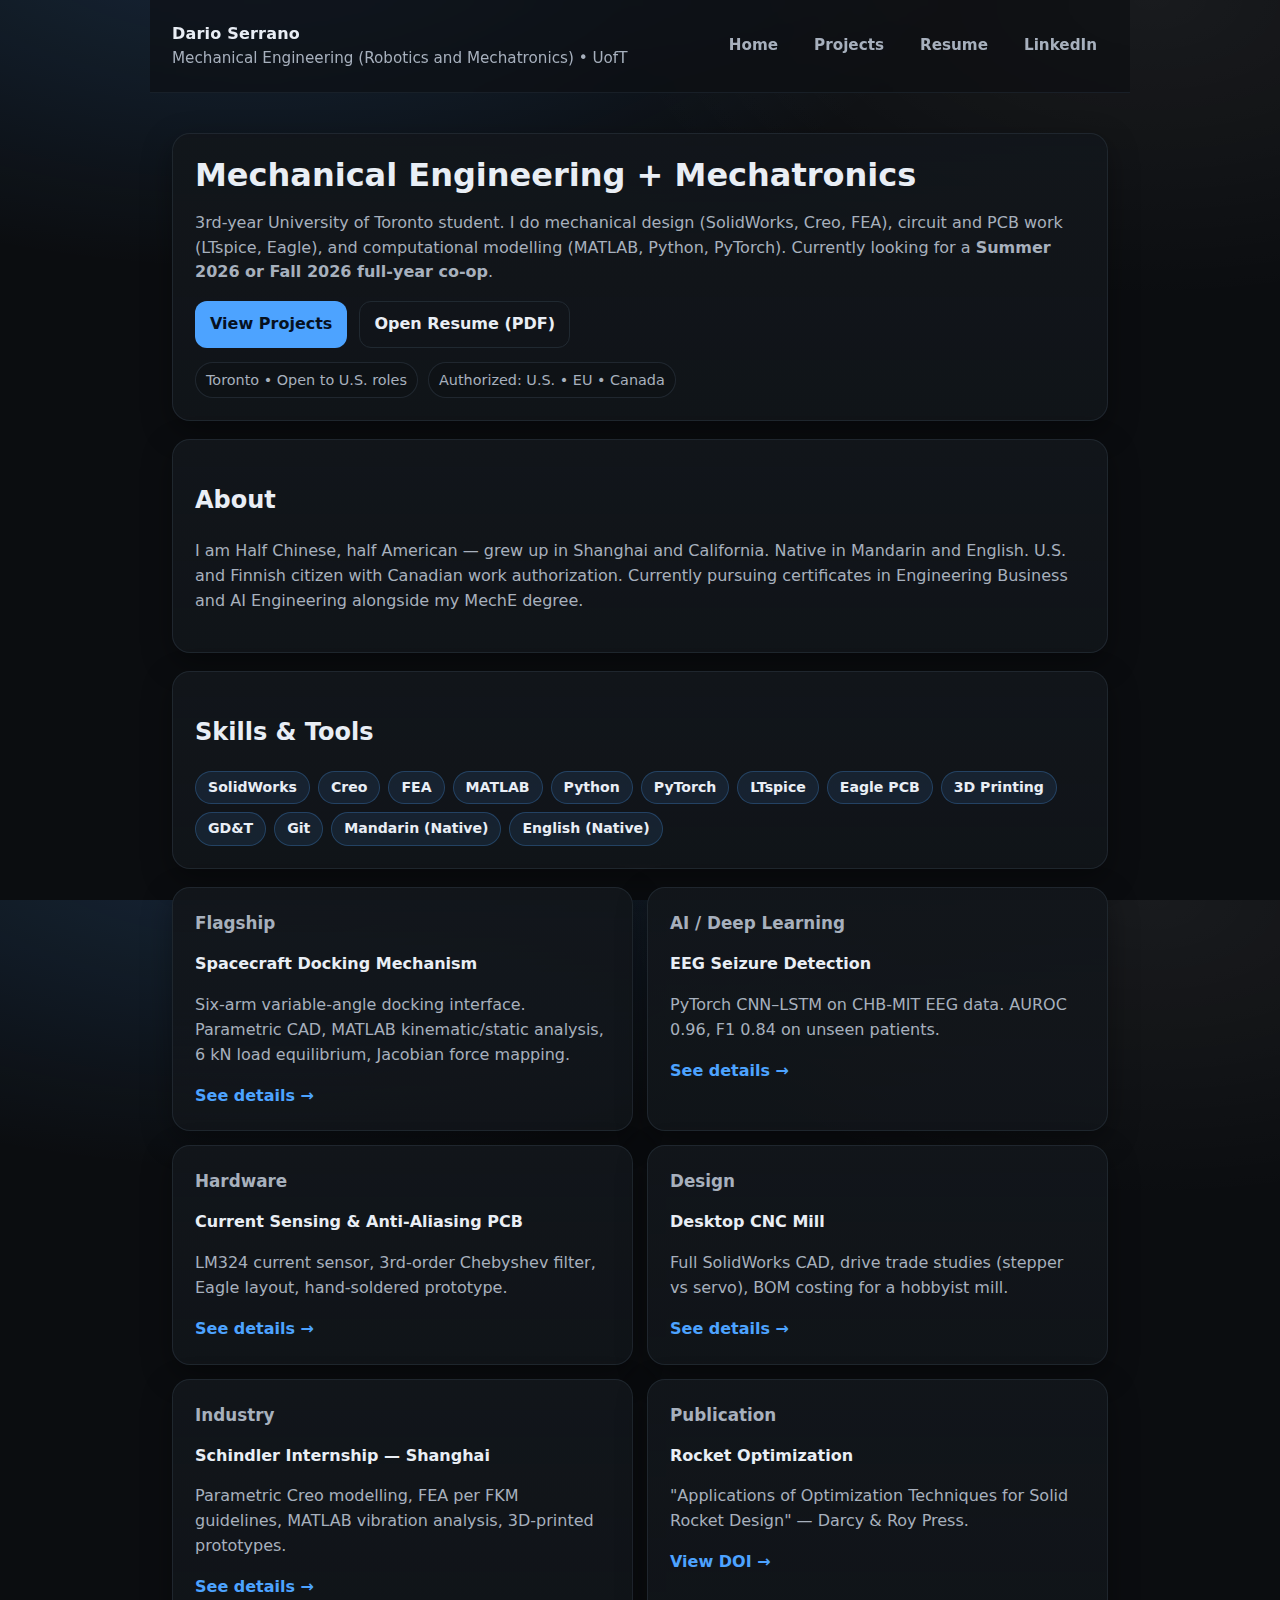
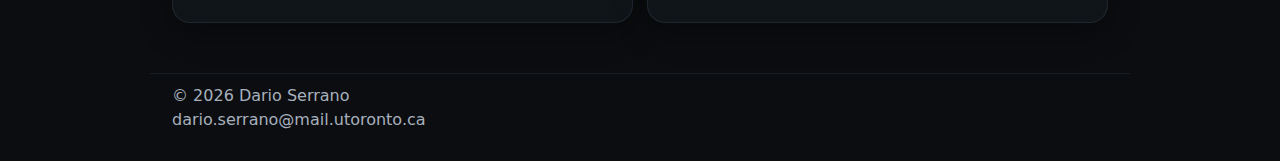
<file: index.html>
<!doctype html>
<html lang="en">
<head>
  <meta charset="utf-8" />
  <meta name="viewport" content="width=device-width, initial-scale=1" />
  <title>Dario Serrano | Mechanical + Mechatronics</title>
  <meta name="description" content="Mechanical Engineering (Minor in Robotics and Mechatronics) student at UofT. Mechanical &amp; Circuit design, MATLAB modeling, and applied AI." />
  <meta property="og:title" content="Dario Serrano | Mechanical + Mechatronics" />
  <meta property="og:description" content="3rd-year UofT Mechanical Engineering student. CAD, FEA, PCB design, MATLAB, and applied deep learning. Seeking Summer 2026 or Fall 2026 full-year co-op." />
  <meta property="og:type" content="website" />
  <link rel="stylesheet" href="assets/style.css" />
</head>

<body>
  <header class="wrap header">
    <div class="brand">
      <div class="name">Dario Serrano</div>
      <div class="tag">Mechanical Engineering (Robotics and Mechatronics) &bull; UofT</div>
    </div>
    <nav class="nav">
      <a class="link" href="index.html">Home</a>
      <a class="link" href="projects.html">Projects</a>
      <a class="link" href="assets/pdf/Dario_Serrano_Resume_2026_0218.pdf" target="_blank" rel="noopener">Resume</a>
      <a class="link" href="https://linkedin.com/in/darioserrano1213" target="_blank" rel="noopener">LinkedIn</a>
    </nav>
  </header>

  <main class="wrap">
    <section class="hero card">
      <h1>Mechanical Engineering + Mechatronics</h1>
      <p class="muted">
        3rd-year University of Toronto student. I do mechanical design (SolidWorks, Creo, FEA), circuit and PCB work (LTspice, Eagle),
        and computational modelling (MATLAB, Python, PyTorch). Currently looking for a <strong>Summer 2026 or Fall 2026 full-year co-op</strong>.
      </p>

      <div class="cta">
        <a class="btn" href="projects.html">View Projects</a>
        <a class="btn ghost" href="assets/pdf/Dario_Serrano_Resume_2026_0218.pdf" target="_blank" rel="noopener">Open Resume (PDF)</a>
      </div>

      <div class="meta">
        <span class="pill">Toronto &bull; Open to U.S. roles</span>
        <span class="pill">Authorized: U.S. &bull; EU &bull; Canada</span>
      </div>
    </section>

    <section class="about card">
      <h2>About</h2>
      <p class="muted">
        I am Half Chinese, half American &mdash; grew up in Shanghai and California. Native in Mandarin and English.
        U.S. and Finnish citizen with Canadian work authorization. Currently pursuing certificates in
        Engineering Business and AI Engineering alongside my MechE degree.
      </p>
    </section>

    <section class="skills card">
      <h2>Skills &amp; Tools</h2>
      <div class="skill-grid">
        <span class="skill-tag">SolidWorks</span>
        <span class="skill-tag">Creo</span>
        <span class="skill-tag">FEA</span>
        <span class="skill-tag">MATLAB</span>
        <span class="skill-tag">Python</span>
        <span class="skill-tag">PyTorch</span>
        <span class="skill-tag">LTspice</span>
        <span class="skill-tag">Eagle PCB</span>
        <span class="skill-tag">3D Printing</span>
        <span class="skill-tag">GD&amp;T</span>
        <span class="skill-tag">Git</span>
        <span class="skill-tag">Mandarin (Native)</span>
        <span class="skill-tag">English (Native)</span>
      </div>
    </section>

    <section class="grid">
      <article class="card">
        <h2>Flagship</h2>
        <p><strong>Spacecraft Docking Mechanism</strong></p>
        <p class="muted">Six-arm variable-angle docking interface. Parametric CAD, MATLAB kinematic/static analysis, 6 kN load equilibrium, Jacobian force mapping.</p>
        <a class="textlink" href="projects.html#docking">See details &rarr;</a>
      </article>

      <article class="card">
        <h2>AI / Deep Learning</h2>
        <p><strong>EEG Seizure Detection</strong></p>
        <p class="muted">PyTorch CNN&ndash;LSTM on CHB-MIT EEG data. AUROC 0.96, F1 0.84 on unseen patients.</p>
        <a class="textlink" href="projects.html#eeg">See details &rarr;</a>
      </article>

      <article class="card">
        <h2>Hardware</h2>
        <p><strong>Current Sensing &amp; Anti-Aliasing PCB</strong></p>
        <p class="muted">LM324 current sensor, 3rd-order Chebyshev filter, Eagle layout, hand-soldered prototype.</p>
        <a class="textlink" href="projects.html#pcb">See details &rarr;</a>
      </article>

      <article class="card">
        <h2>Design</h2>
        <p><strong>Desktop CNC Mill</strong></p>
        <p class="muted">Full SolidWorks CAD, drive trade studies (stepper vs servo), BOM costing for a hobbyist mill.</p>
        <a class="textlink" href="projects.html#cnc">See details &rarr;</a>
      </article>

      <article class="card">
        <h2>Industry</h2>
        <p><strong>Schindler Internship &mdash; Shanghai</strong></p>
        <p class="muted">Parametric Creo modelling, FEA per FKM guidelines, MATLAB vibration analysis, 3D-printed prototypes.</p>
        <a class="textlink" href="projects.html#schindler">See details &rarr;</a>
      </article>

      <article class="card">
        <h2>Publication</h2>
        <p><strong>Rocket Optimization</strong></p>
        <p class="muted">"Applications of Optimization Techniques for Solid Rocket Design" &mdash; Darcy &amp; Roy Press.</p>
        <a class="textlink" href="https://doi.org/10.54097/hset.v38i.5936" target="_blank" rel="noopener">View DOI &rarr;</a>
      </article>
    </section>
  </main>

  <footer class="wrap footer">
    <div class="muted">&copy; <span id="y"></span> Dario Serrano</div>
    <div class="muted">dario.serrano@mail.utoronto.ca</div>
  </footer>

  <script>
    document.getElementById("y").textContent = new Date().getFullYear();
  </script>
</body>
</html>
</file>
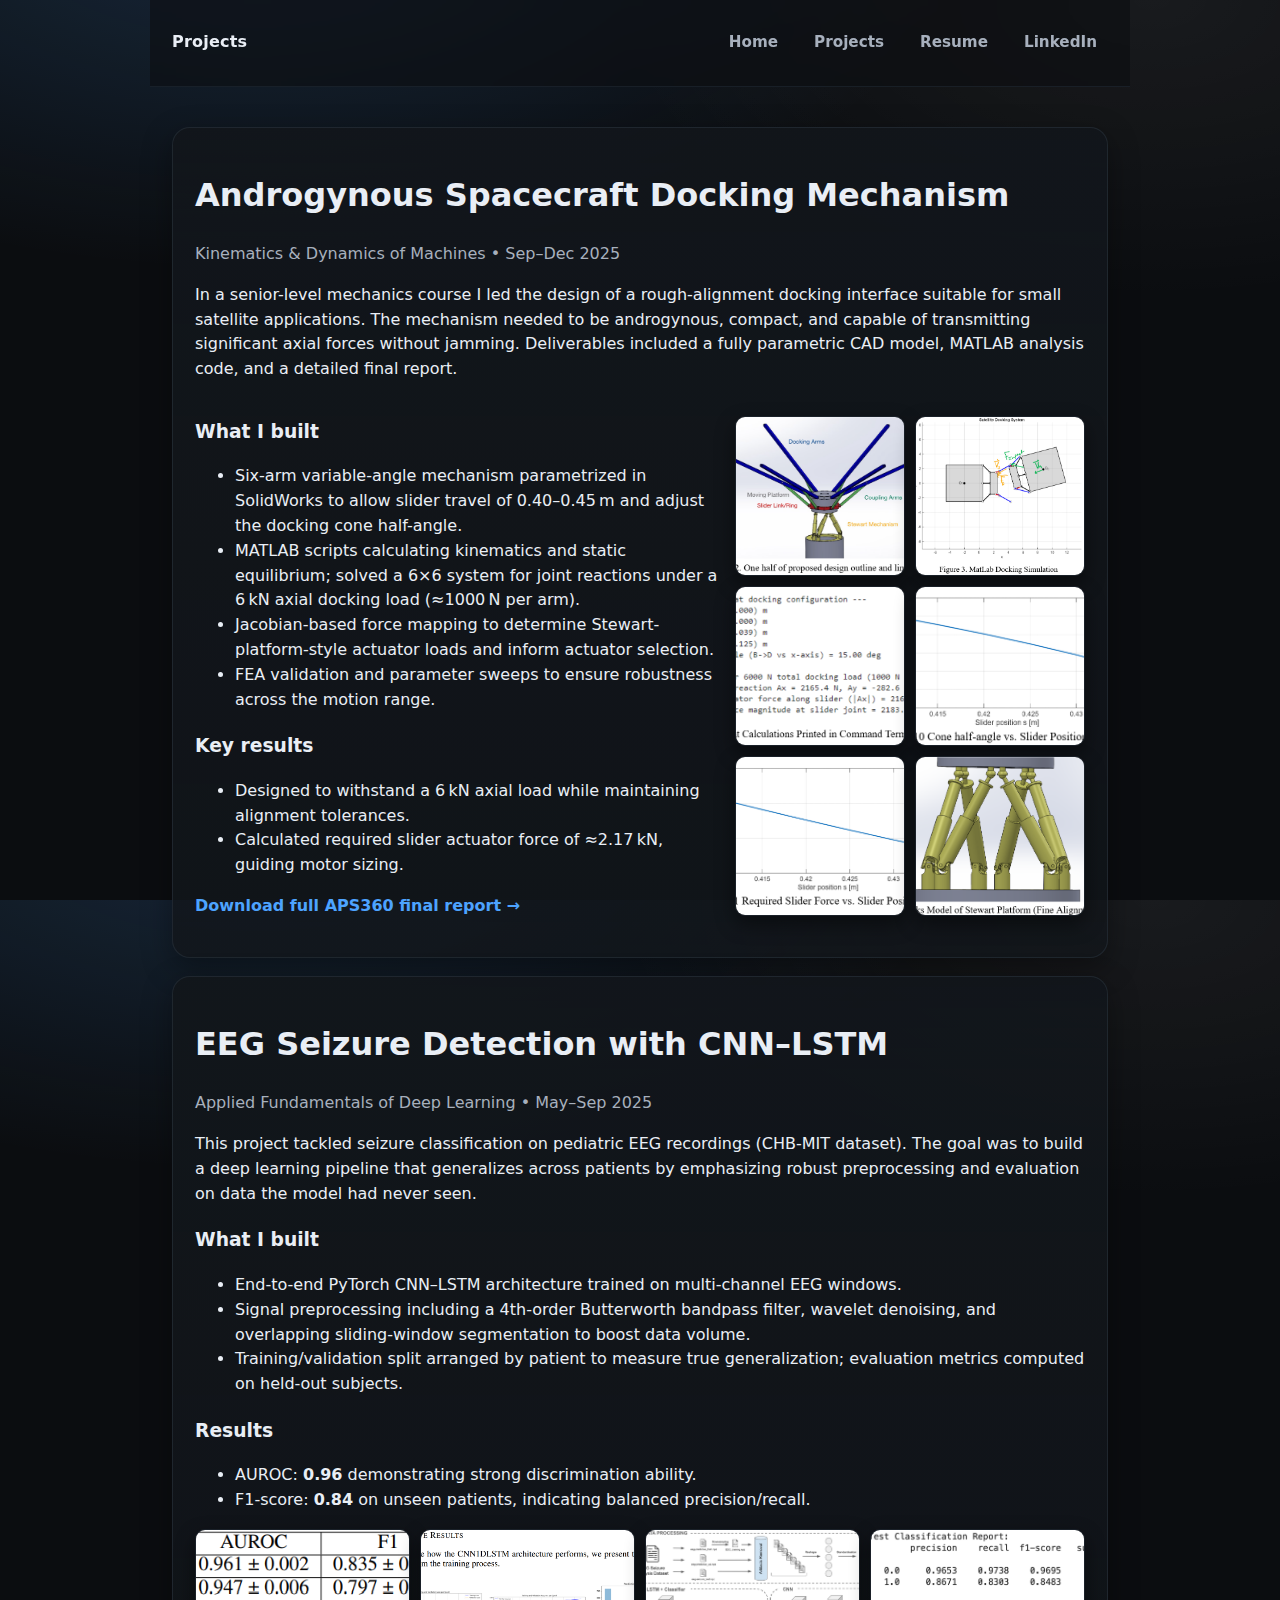
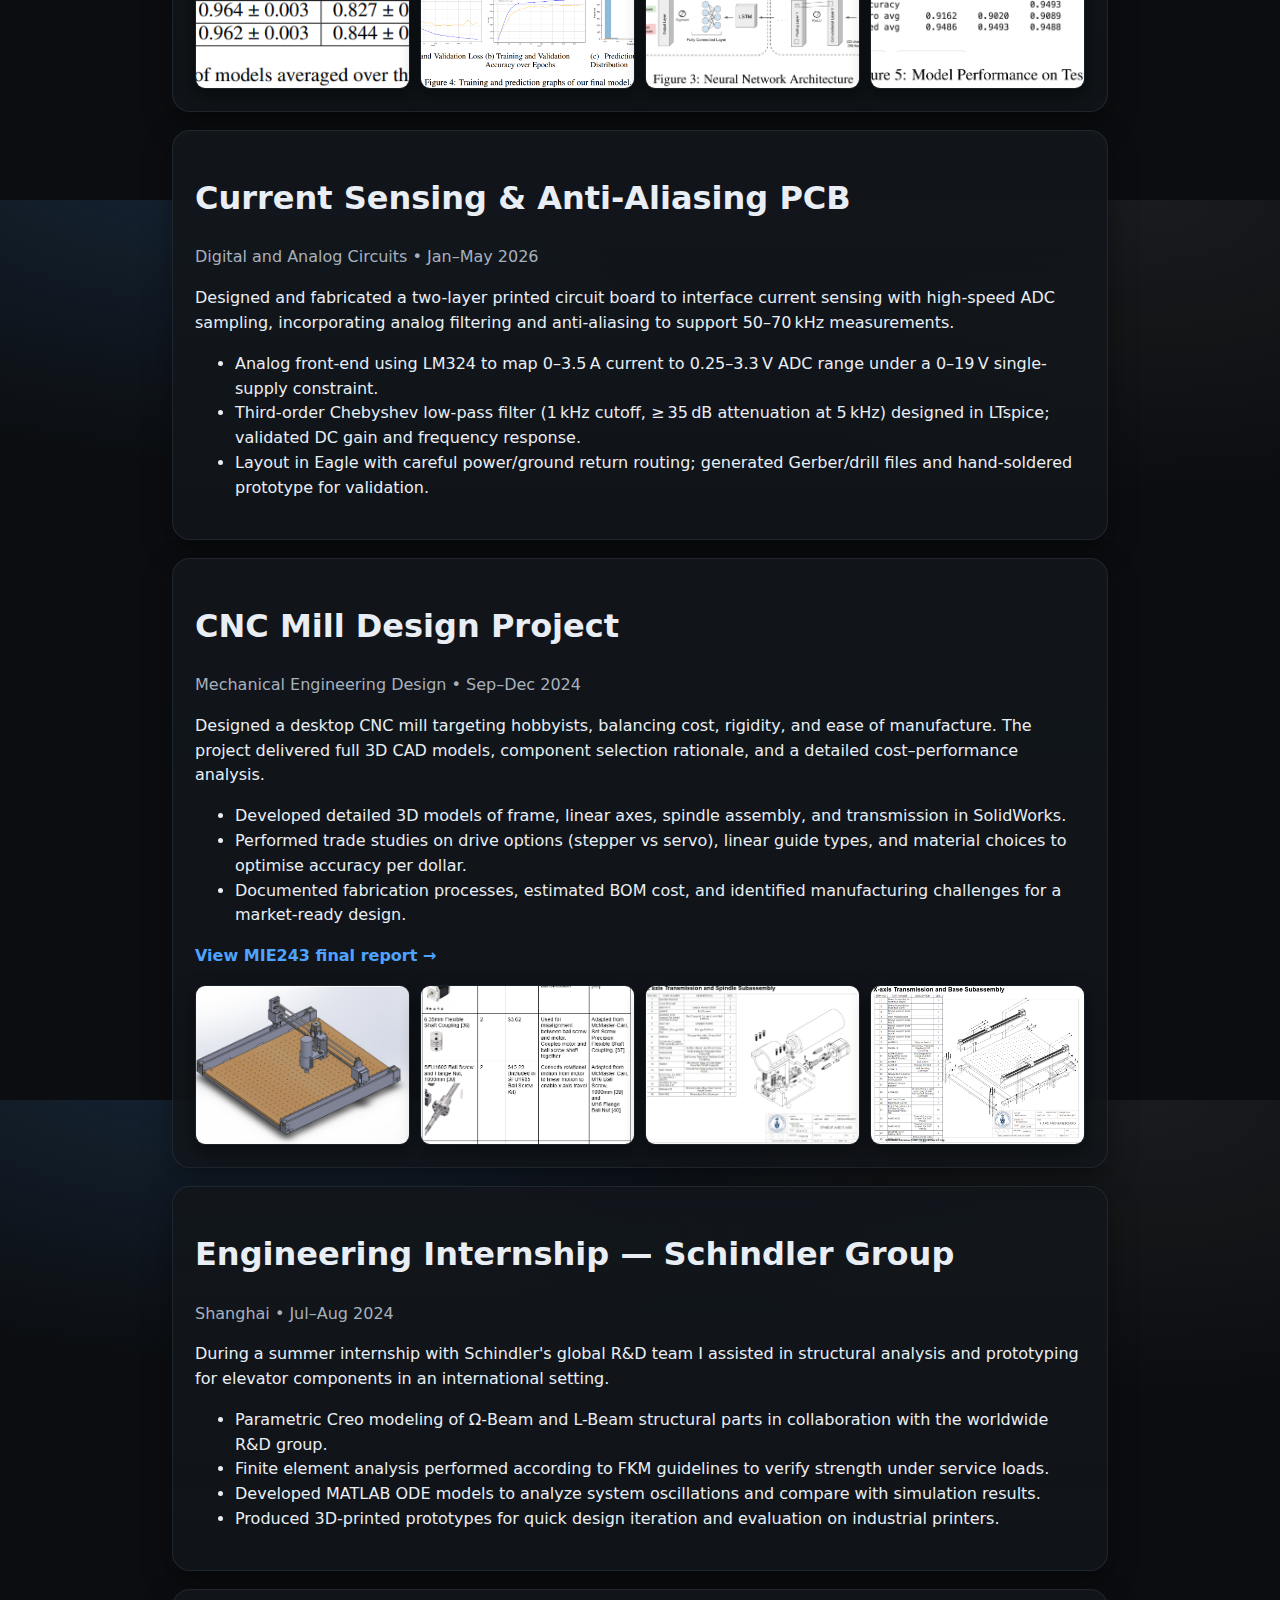
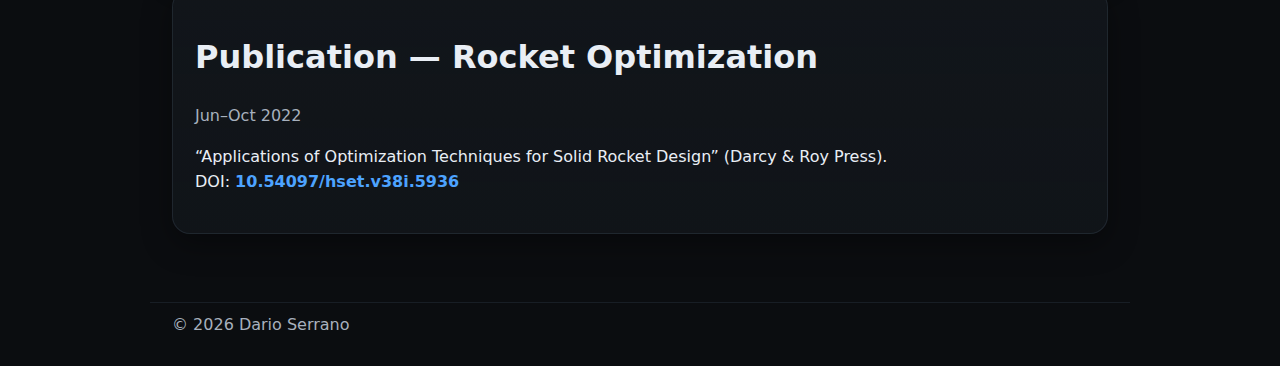
<file: projects.html>
<!doctype html>
<html lang="en">
<head>
  <meta charset="utf-8" />
  <meta name="viewport" content="width=device-width, initial-scale=1" />
  <title>Projects | Dario Serrano</title>
  <meta name="description" content="Engineering and AI projects by Dario Serrano." />
  <link rel="stylesheet" href="assets/style.css" />
</head>

<body>
  <header class="wrap header">
    <div class="brand">
      <div class="name">Projects</div>
  
    </div>
    <nav class="nav">
      <a class="link" href="index.html">Home</a>
      <a class="link" href="projects.html">Projects</a>
        <a class="link" href="assets/pdf/Dario_Serrano_Resume_2026_0218.pdf" target="_blank" rel="noopener">Resume</a>
      <a class="link" href="https://linkedin.com/in/darioserrano1213" target="_blank" rel="noopener">LinkedIn</a>
    </nav>
  </header>

  <main class="wrap">
    <section id="docking" class="card">
      <h1>Androgynous Spacecraft Docking Mechanism</h1>
      <p class="muted">Kinematics & Dynamics of Machines • Sep–Dec 2025</p>
      <p>In a senior-level mechanics course I led the design of a rough-alignment docking interface suitable for small satellite applications. The mechanism needed to be androgynous, compact, and capable of transmitting significant axial forces without jamming. Deliverables included a fully parametric CAD model, MATLAB analysis code, and a detailed final report.</p>

      <div class="two">
        <div>
          <h3>What I built</h3>
          <ul>
            <li>Six‑arm variable‑angle mechanism parametrized in SolidWorks to allow slider travel of 0.40–0.45 m and adjust the docking cone half-angle.</li>
            <li>MATLAB scripts calculating kinematics and static equilibrium; solved a 6×6 system for joint reactions under a 6 kN axial docking load (≈1000 N per arm).</li>
            <li>Jacobian-based force mapping to determine Stewart-platform‑style actuator loads and inform actuator selection.</li>
            <li>FEA validation and parameter sweeps to ensure robustness across the motion range.</li>
          </ul>

          <h3>Key results</h3>
          <ul>
            <li>Designed to withstand a 6 kN axial load while maintaining alignment tolerances.</li>
            <li>Calculated required slider actuator force of ≈2.17 kN, guiding motor sizing.</li>
          </ul>

          <p><a class="textlink" href="assets/pdf/APS360_Final_Report.pdf" target="_blank" rel="noopener">Download full APS360 final report →</a></p>
        </div>

        <div class="media gallery">
          <img src="assets/img/docking/Screenshot%202026-02-09%20165904.png" alt="Docking mechanism render 1" />
          <img src="assets/img/docking/Screenshot%202026-02-09%20170034.png" alt="Docking mechanism render 2" />
          <img src="assets/img/docking/Screenshot%202026-02-09%20170102.png" alt="Docking mechanism render 3" />
          <img src="assets/img/docking/Screenshot%202026-02-09%20170133.png" alt="Docking mechanism render 4" />
          <img src="assets/img/docking/Screenshot%202026-02-09%20170201.png" alt="Docking mechanism render 5" />
          <img src="assets/img/docking/Screenshot%202026-02-09%20170259.png" alt="Docking mechanism render 6" />
        </div>
      </div>
    </section>

    <section id="eeg" class="card">
      <h1>EEG Seizure Detection with CNN–LSTM</h1>
      <p class="muted">Applied Fundamentals of Deep Learning • May–Sep 2025</p>
      <p>This project tackled seizure classification on pediatric EEG recordings (CHB‑MIT dataset).  The goal was to build a deep learning pipeline that generalizes across patients by emphasizing robust preprocessing and evaluation on data the model had never seen.</p>

      <h3>What I built</h3>
      <ul>
        <li>End-to-end PyTorch CNN–LSTM architecture trained on multi-channel EEG windows.</li>
        <li>Signal preprocessing including a 4th-order Butterworth bandpass filter, wavelet denoising, and overlapping sliding-window segmentation to boost data volume.</li>
        <li>Training/validation split arranged by patient to measure true generalization; evaluation metrics computed on held‑out subjects.</li>
      </ul>

      <h3>Results</h3>
      <ul>
        <li>AUROC: <strong>0.96</strong> demonstrating strong discrimination ability.</li>
        <li>F1-score: <strong>0.84</strong> on unseen patients, indicating balanced precision/recall.</li>
      </ul>

      <div class="media gallery">
        <img src="assets/img/eeg/Screenshot%202026-02-09%20172620.png" alt="EEG CNN-LSTM architecture" />
        <img src="assets/img/eeg/Screenshot%202026-02-09%20172654.png" alt="EEG preprocessing pipeline" />
        <img src="assets/img/eeg/Screenshot%202026-02-09%20172842.png" alt="EEG training results" />
        <img src="assets/img/eeg/Screenshot%202026-02-09%20173032.png" alt="EEG performance metrics" />
      </div>
    </section>

    <section id="pcb" class="card">
      <h1>Current Sensing &amp; Anti-Aliasing PCB</h1>
      <p class="muted">Digital and Analog Circuits • Jan–May 2026</p>
      <p>Designed and fabricated a two-layer printed circuit board to interface current sensing with high-speed ADC sampling, incorporating analog filtering and anti‑aliasing to support 50–70 kHz measurements.</p>
      <ul>
        <li>Analog front-end using LM324 to map 0–3.5 A current to 0.25–3.3 V ADC range under a 0–19 V single-supply constraint.</li>
        <li>Third-order Chebyshev low-pass filter (1 kHz cutoff, ≥ 35 dB attenuation at 5 kHz) designed in LTspice; validated DC gain and frequency response.</li>
        <li>Layout in Eagle with careful power/ground return routing; generated Gerber/drill files and hand‑soldered prototype for validation.</li>
      </ul>
    </section>

    <section id="cnc" class="card">
      <h1>CNC Mill Design Project</h1>
      <p class="muted">Mechanical Engineering Design • Sep–Dec 2024</p>
      <p>Designed a desktop CNC mill targeting hobbyists, balancing cost, rigidity, and ease of manufacture.  The project delivered full 3D CAD models, component selection rationale, and a detailed cost–performance analysis.</p>
      <ul>
        <li>Developed detailed 3D models of frame, linear axes, spindle assembly, and transmission in SolidWorks.</li>
        <li>Performed trade studies on drive options (stepper vs servo), linear guide types, and material choices to optimise accuracy per dollar.</li>
        <li>Documented fabrication processes, estimated BOM cost, and identified manufacturing challenges for a market-ready design.</li>
      </ul>
      <p><a class="textlink" href="assets/pdf/MIE243 Final Report .pdf" target="_blank" rel="noopener">View MIE243 final report →</a></p>
      <div class="media gallery">
        <img src="assets/img/CNC/CNC%20CAD.png" alt="CNC CAD" />
        <img src="assets/img/CNC/Component%20selection.png" alt="Component selection" />
        <img src="assets/img/CNC/Spindle%20assembly.png" alt="Spindle assembly" />
        <img src="assets/img/CNC/X-axis%20transmission%20and%20base%20sub%20assembly.png" alt="X-axis transmission" />
      </div>
    </section>

    <section id="schindler" class="card">
      <h1>Engineering Internship — Schindler Group</h1>
      <p class="muted">Shanghai • Jul–Aug 2024</p>
      <p>During a summer internship with Schindler's global R&amp;D team I assisted in structural analysis and prototyping for elevator components in an international setting.</p>
      <ul>
        <li>Parametric Creo modeling of Ω-Beam and L-Beam structural parts in collaboration with the worldwide R&amp;D group.</li>
        <li>Finite element analysis performed according to FKM guidelines to verify strength under service loads.</li>
        <li>Developed MATLAB ODE models to analyze system oscillations and compare with simulation results.</li>
        <li>Produced 3D-printed prototypes for quick design iteration and evaluation on industrial printers.</li>
      </ul>
    </section>

    <section class="card">
      <h1>Publication — Rocket Optimization</h1>
      <p class="muted">Jun–Oct 2022</p>
      <p>
        “Applications of Optimization Techniques for Solid Rocket Design” (Darcy & Roy Press).<br />
        DOI: <a class="textlink" href="https://doi.org/10.54097/hset.v38i.5936" target="_blank" rel="noopener">10.54097/hset.v38i.5936</a>
      </p>
    </section>
  </main>

  <footer class="wrap footer">
    <div class="muted">© <span id="y"></span> Dario Serrano</div>
  </footer>

  <!-- Expanded image overlay -->
  <div id="imageOverlay" class="image-overlay"></div>

  <script>
    document.getElementById("y").textContent = new Date().getFullYear();

    // Make all images clickable to expand
    document.querySelectorAll('.media img').forEach(img => {
      img.addEventListener('click', function(e) {
        e.stopPropagation();
        expandImage(this);
      });
    });

    function expandImage(imgElement) {
      const overlay = document.getElementById('imageOverlay');
      overlay.innerHTML = `<img src="${imgElement.src}" alt="${imgElement.alt}" class="expanded-image" />`;
      overlay.classList.add('active');
      
      // Close on background click
      overlay.addEventListener('click', function(e) {
        if(e.target === overlay) {
          overlay.classList.remove('active');
        }
      });
      
      // Close on Escape
      document.addEventListener('keydown', function(e) {
        if(e.key === 'Escape' && overlay.classList.contains('active')) {
          overlay.classList.remove('active');
        }
      });
    }
  </script>
</body>
</html>
</file>
<file: assets/style.css>
:root{
  --bg:#0b0d10;
  --card:#12161b;
  --text:#e9eef5;
  --muted:#a7b0bd;
  --line:#222a33;
  --accent:#4da3ff;
  --shadow: 0 10px 30px rgba(0,0,0,.35);
  --radius:18px;
  --max: 980px;
  --mono: ui-monospace, SFMono-Regular, Menlo, Monaco, Consolas, "Liberation Mono", "Courier New", monospace;
}

*{box-sizing:border-box}
html,body{height:100%}
body{
  margin:0;
  background: radial-gradient(1200px 600px at 20% -10%, rgba(77,163,255,.18), transparent 60%),
              radial-gradient(900px 500px at 90% 0%, rgba(255,255,255,.06), transparent 60%),
              var(--bg);
  color:var(--text);
  font-family: ui-sans-serif, system-ui, -apple-system, Segoe UI, Roboto, Helvetica, Arial;
  line-height:1.55;
}

.wrap{max-width:var(--max); margin:0 auto; padding:22px;}
.header{
  display:flex; gap:18px; align-items:center; justify-content:space-between;
  position:sticky; top:0; backdrop-filter: blur(10px);
  background: rgba(11,13,16,.6); border-bottom:1px solid rgba(34,42,51,.6);
  z-index:10;
}
.brand .name{font-weight:750; letter-spacing:.2px;}
.brand .tag{color:var(--muted); font-size:.95rem;}
.nav{display:flex; gap:14px; flex-wrap:wrap; justify-content:flex-end;}
.link{
  color:var(--muted); text-decoration:none; font-weight:600; font-size:.95rem;
  padding:8px 10px; border-radius:10px; border:1px solid transparent;
}
.link:hover{color:var(--text); border-color:rgba(34,42,51,.9); background:rgba(18,22,27,.7);}

.card{
  background: linear-gradient(180deg, rgba(18,22,27,.96), rgba(18,22,27,.82));
  border:1px solid rgba(34,42,51,.85);
  border-radius:var(--radius);
  box-shadow: var(--shadow);
  padding:22px;
  margin:18px 0;
}
.hero h1{font-size:2rem; line-height:1.2; margin:0 0 10px 0;}
.muted{color:var(--muted)}
.small{font-size:.92rem}

.cta{display:flex; gap:12px; margin-top:14px; flex-wrap:wrap;}
.btn{
  display:inline-block;
  background: var(--accent);
  color:#06111f;
  text-decoration:none;
  font-weight:800;
  padding:10px 14px;
  border-radius:12px;
  border:1px solid rgba(77,163,255,.65);
}
.btn:hover{filter:brightness(1.05)}
.btn.ghost{
  background: transparent;
  color: var(--text);
  border:1px solid rgba(34,42,51,.95);
}
.btn.ghost:hover{border-color:rgba(77,163,255,.6)}

.meta{display:flex; gap:10px; flex-wrap:wrap; margin-top:14px;}
.pill{
  font-size:.9rem;
  color:var(--muted);
  border:1px solid rgba(34,42,51,.9);
  padding:6px 10px;
  border-radius:999px;
  background: rgba(11,13,16,.35);
}

.skill-grid{
  display:flex;
  flex-wrap:wrap;
  gap:8px;
  margin-top:10px;
}
.skill-tag{
  font-size:.88rem;
  font-weight:600;
  color:var(--text);
  background: rgba(77,163,255,.1);
  border:1px solid rgba(77,163,255,.25);
  padding:5px 12px;
  border-radius:999px;
}

.grid{
  display:grid;
  grid-template-columns: repeat(2, 1fr);
  gap:14px;
}
.grid .card{margin:0}
.grid h2{margin:0 0 8px 0; font-size:1.05rem; color:var(--muted); font-weight:800;}
.textlink{color:var(--accent); text-decoration:none; font-weight:700;}
.textlink:hover{text-decoration:underline}

.two{
  display:grid;
  grid-template-columns: 1.2fr .8fr;
  gap:16px;
  align-items:start;
}
.media .placeholder{
  border:1px dashed rgba(167,176,189,.35);
  border-radius:16px;
  padding:16px;
  color:var(--muted);
  background: rgba(11,13,16,.25);
}
/* Project images: keep them constrained and professional */
.media img{
  display:block;
  width:100%;
  height:auto;
  max-width:520px;
  max-height:420px;
  border-radius:12px;
  object-fit:cover;
  box-shadow: 0 8px 20px rgba(0,0,0,.45);
  border:1px solid rgba(34,42,51,.6);
}

/* Gallery layout for multiple images */
.media.gallery{
  display:grid;
  grid-template-columns: repeat(auto-fit, minmax(140px, 1fr));
  gap:10px;
  align-items:stretch;
}
.media.gallery img{
  width:100%;
  height:160px;
  max-height:260px;
  object-fit:cover;
  border-radius:10px;
  cursor:pointer;
  transition:transform 140ms ease, box-shadow 140ms ease;
}
.media.gallery img:hover{
  transform:scale(1.04);
  box-shadow: 0 12px 24px rgba(77,163,255,.25);
}

/* Make all images clickable */
.media img{
  cursor:pointer;
  transition:transform 140ms ease, box-shadow 140ms ease;
}
.media img:hover{
  transform:scale(1.02);
  box-shadow: 0 12px 28px rgba(77,163,255,.3);
}

/* Image overlay for expansion */
.image-overlay{
  display:none;
  position:fixed;
  top:0;
  left:0;
  width:100%;
  height:100%;
  background: rgba(11,13,16,.96);
  backdrop-filter: blur(8px);
  z-index:1000;
  align-items:center;
  justify-content:center;
  padding:20px;
}
.image-overlay.active{
  display:flex;
}
.expanded-image{
  max-width:90vw;
  max-height:90vh;
  border-radius:16px;
  box-shadow: var(--shadow);
  object-fit:contain;
}

/* Prevent images from pushing text in two-column rows */
.two{align-items:center}
code{font-family:var(--mono); font-size:.95em; color:#d6e7ff;}
ul{margin-top:8px}
.footer{padding-top:10px; padding-bottom:28px; border-top:1px solid rgba(34,42,51,.6); margin-top:28px}

@media (max-width: 700px){
  .grid{grid-template-columns: 1fr}
  .two{grid-template-columns: 1fr}
  .header{position:static; flex-direction:column; gap:10px;}
  .nav{justify-content:center;}
}
</file>
